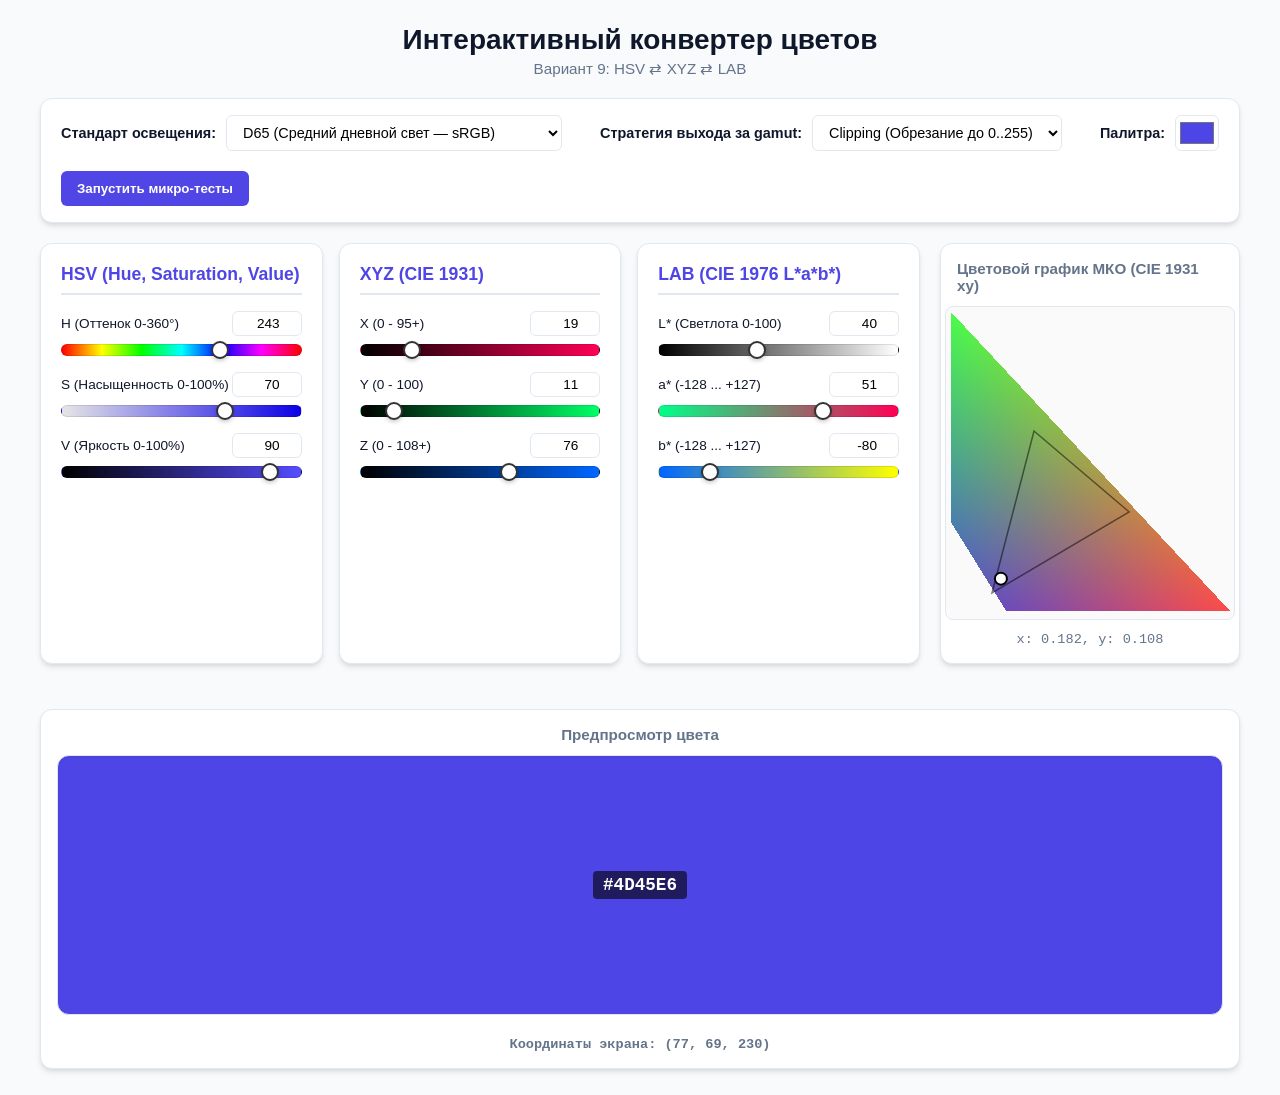
<file: lab1/index.html>
<!DOCTYPE html>
<html lang="ru">
<head>
    <meta charset="UTF-8">
    <meta name="viewport" content="width=device-width, initial-scale=1.0">
    <title>Интерактивный конвертер цветов — Вариант 9 (HSV ⇄ XYZ ⇄ LAB)</title>
    <link rel="stylesheet" href="style.css">
</head>
<body>
    <div class="app-container">
        <header class="app-header">
            <h1>Интерактивный конвертер цветов</h1>
            <p class="subtitle">Вариант 9: <code>HSV ⇄ XYZ ⇄ LAB</code></p>
        </header>

        <section class="settings-panel">
            <div class="setting-item">
                <label for="whiteStandard">Стандарт освещения:</label>
                <select id="whiteStandard">
                    <option value="D65" selected>D65 (Средний дневной свет — sRGB)</option>
                    <option value="D50">D50 (Теплый дневной свет — Полиграфия)</option>
                    <option value="E">E (Равноэнергетический источник)</option>
                </select>
            </div>

            <div class="setting-item">
                <label for="strategy">Стратегия выхода за gamut:</label>
                <select id="strategy">
                    <option value="clipping" selected>Clipping (Обрезание до 0..255)</option>
                    <option value="scaling">Scaling (Масштабирование)</option>
                </select>
            </div>

            <div class="setting-item">
                <label for="colorPicker">Палитра:</label>
                <input type="color" id="colorPicker" value="#4f46e5">
            </div>

            <div class="setting-item button-item">
                <button id="runTestsBtn" class="btn">Запустить микро-тесты</button>
            </div>
        </section>

        <!-- Warning message box -->
        <div id="warningBox" class="warning-box hidden">
            <span class="warning-icon">⚠️</span>
            <span id="warningMessage">Внимание: произошел выход за рамки цветового охвата sRGB! Применена коррекция.</span>
        </div>

        <main class="main-layout">
            <div class="models-grid">
                <!-- HSV Card -->
                <div class="model-card" id="card-hsv">
                    <h2>HSV (Hue, Saturation, Value)</h2>
                    <div class="control-group">
                        <div class="input-header">
                            <label for="input-h">H (Оттенок 0-360°)</label>
                            <input type="number" id="input-h" min="0" max="360" step="1" value="243">
                        </div>
                        <input type="range" id="slider-h" min="0" max="360" step="1" value="243">
                    </div>
                    <div class="control-group">
                        <div class="input-header">
                            <label for="input-s">S (Насыщенность 0-100%)</label>
                            <input type="number" id="input-s" min="0" max="100" step="1" value="70">
                        </div>
                        <input type="range" id="slider-s" min="0" max="100" step="1" value="70">
                    </div>
                    <div class="control-group">
                        <div class="input-header">
                            <label for="input-v">V (Яркость 0-100%)</label>
                            <input type="number" id="input-v" min="0" max="100" step="1" value="90">
                        </div>
                        <input type="range" id="slider-v" min="0" max="100" step="1" value="90">
                    </div>
                </div>

                <div class="model-card" id="card-xyz">
                    <h2>XYZ (CIE 1931)</h2>
                    <div class="control-group">
                        <div class="input-header">
                            <label for="input-x">X (0 - 95+)</label>
                            <input type="number" id="input-x" min="0" max="100" step="1" value="16">
                        </div>
                        <input type="range" id="slider-x" min="0" max="100" step="1" value="16">
                    </div>
                    <div class="control-group">
                        <div class="input-header">
                            <label for="input-y">Y (0 - 100)</label>
                            <input type="number" id="input-y" min="0" max="100" step="1" value="9">
                        </div>
                        <input type="range" id="slider-y" min="0" max="100" step="1" value="9">
                    </div>
                    <div class="control-group">
                        <div class="input-header">
                            <label for="input-z">Z (0 - 108+)</label>
                            <input type="number" id="input-z" min="0" max="120" step="1" value="82">
                        </div>
                        <input type="range" id="slider-z" min="0" max="120" step="1" value="82">
                    </div>
                </div>

                <!-- LAB Card -->
                <div class="model-card" id="card-lab">
                    <h2>LAB (CIE 1976 L*a*b*)</h2>
                    <div class="control-group">
                        <div class="input-header">
                            <label for="input-l">L* (Светлота 0-100)</label>
                            <input type="number" id="input-l" min="0" max="100" step="1" value="37">
                        </div>
                        <input type="range" id="slider-l" min="0" max="100" step="1" value="37">
                    </div>
                    <div class="control-group">
                        <div class="input-header">
                            <label for="input-a">a* (-128 ... +127)</label>
                            <input type="number" id="input-a" min="-128" max="127" step="1" value="45">
                        </div>
                        <input type="range" id="slider-a" min="-128" max="127" step="1" value="45">
                    </div>
                    <div class="control-group">
                        <div class="input-header">
                            <label for="input-b">b* (-128 ... +127)</label>
                            <input type="number" id="input-b" min="-128" max="127" step="1" value="-72">
                        </div>
                        <input type="range" id="slider-b" min="-128" max="127" step="1" value="-72">
                    </div>
                </div>
            </div>

            <aside class="visual-panel">
                <div class="cie-box">
                    <h3>Цветовой график МКО (CIE 1931 xy)</h3>
                    <div class="canvas-container">
                        <canvas id="cieCanvas" width="280" height="300"></canvas>
                    </div>
                    <div class="cie-coords" id="cieCoordsText">x: 0.147, y: 0.087</div>
                </div>
            </aside>
        </main>

        <section class="bottom-preview-section" style="width: 100%; margin-top: 25px;">
            <div class="preview-box" style="width: 100%;">
                <h3>Предпросмотр цвета</h3>
                <div id="colorDisplay" class="color-display" style="width: 100%; height: 260px; min-height: 260px; display: flex; align-items: center; justify-content: center; font-size: 1.5rem; border-radius: 12px; transition: background-color 0.2s ease;">
                    <span id="colorHexText">#4F46E5</span>
                </div>
                <div class="rgb-info" id="rgbInfoText" style="text-align: center; margin-top: 10px; font-weight: bold;">RGB: (79, 70, 229)</div>
            </div>
        </section>
    </div>

    <script src="model.js"></script>
    <script src="view.js"></script>
    <script src="app.js"></script>
</body>
</html>
</file>
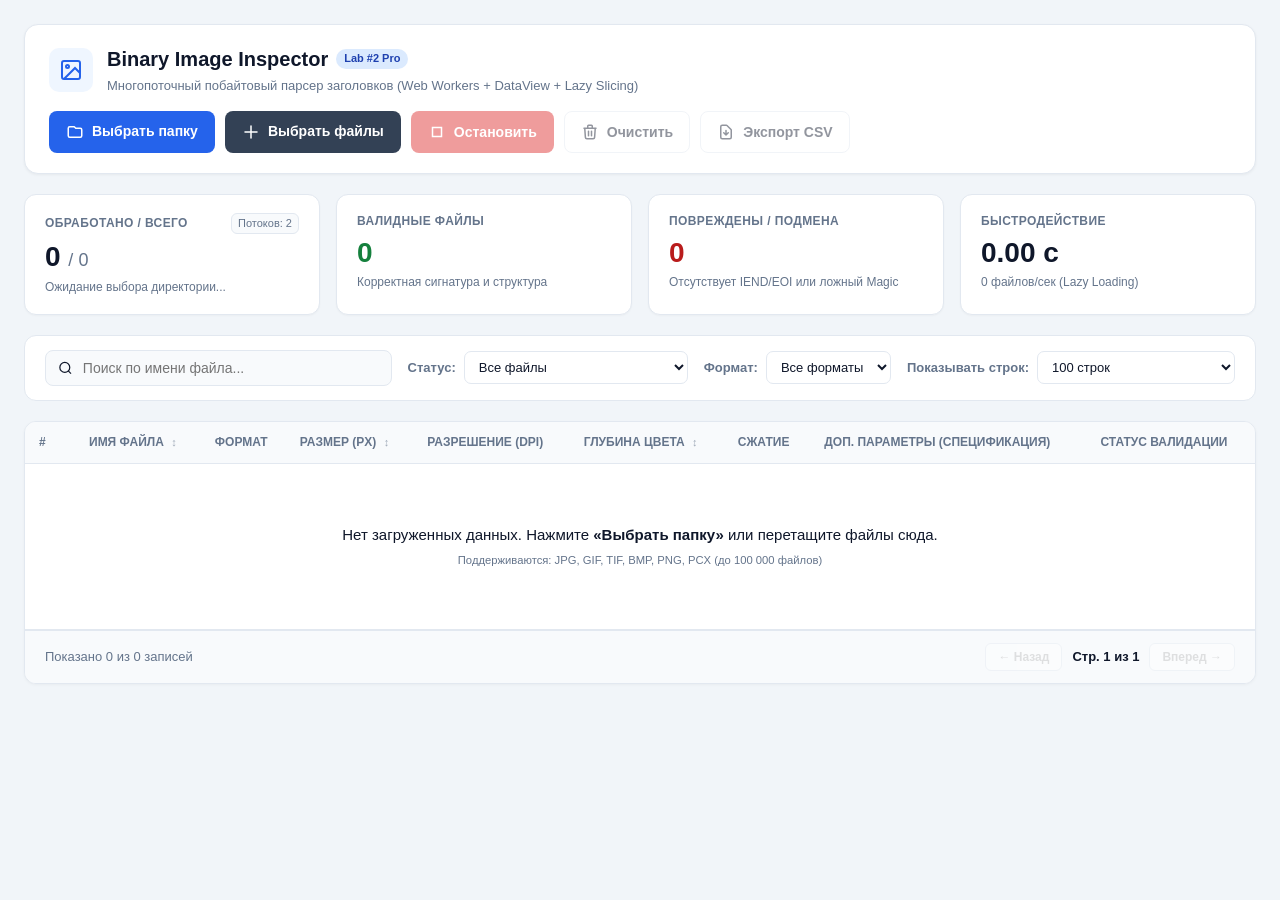
<file: lab2/index.html>
<!DOCTYPE html>
<html lang="ru">
<head>
    <meta charset="UTF-8">
    <meta name="viewport" content="width=device-width, initial-scale=1.0">
    <title>Анализатор графических форматов | Лабораторная работа №2</title>
    <link rel="stylesheet" href="style.css">
</head>
<body>
    <div class="app-shell">
        <!-- Верхняя панель -->
        <header class="topbar">
            <div class="brand">
                <div class="brand-icon">
                    <svg width="24" height="24" viewBox="0 0 24 24" fill="none" stroke="currentColor" stroke-width="2">
                        <rect x="3" y="3" width="18" height="18" rx="2" ry="2"></rect>
                        <circle cx="8.5" cy="8.5" r="1.5"></circle>
                        <polyline points="21 15 16 10 5 21"></polyline>
                    </svg>
                </div>
                <div>
                    <h1>Binary Image Inspector <span class="badge-version">Lab #2 Pro</span></h1>
                    <p class="subtitle">Многопоточный побайтовый парсер заголовков (Web Workers + DataView + Lazy Slicing)</p>
                </div>
            </div>

            <div class="action-buttons">
                <label class="btn btn-primary" id="uploadLabel">
                    <input type="file" id="folderInput" webkitdirectory multiple hidden>
                    <svg width="18" height="18" fill="none" stroke="currentColor" viewBox="0 0 24 24"><path stroke-linecap="round" stroke-linejoin="round" stroke-width="2" d="M3 7v10a2 2 0 002 2h14a2 2 0 002-2V9a2 2 0 00-2-2h-6l-2-2H5a2 2 0 00-2 2z"></path></svg>
                    Выбрать папку
                </label>

                <label class="btn btn-secondary">
                    <input type="file" id="filesInput" multiple accept=".jpg,.jpeg,.png,.bmp,.gif,.tif,.tiff,.pcx" hidden>
                    <svg width="18" height="18" fill="none" stroke="currentColor" viewBox="0 0 24 24"><path stroke-linecap="round" stroke-linejoin="round" stroke-width="2" d="M12 4v16m8-8H4"></path></svg>
                    Выбрать файлы
                </label>

                <button class="btn btn-danger" id="stopBtn" disabled title="Мгновенно остановить все рабочие потоки">
                    <svg width="18" height="18" fill="none" stroke="currentColor" viewBox="0 0 24 24"><rect x="6" y="6" width="12" height="12" stroke-width="2"></rect></svg>
                    Остановить
                </button>

                <button class="btn btn-outline" id="clearBtn" disabled title="Очистить таблицу и сбросить память">
                    <svg width="18" height="18" fill="none" stroke="currentColor" viewBox="0 0 24 24"><path stroke-linecap="round" stroke-linejoin="round" stroke-width="2" d="M19 7l-.867 12.142A2 2 0 0116.138 21H7.862a2 2 0 01-1.995-1.858L5 7m5 4v6m4-6v6m1-10V4a1 1 0 00-1-1h-4a1 1 0 00-1 1v3M4 7h16"></path></svg>
                    Очистить
                </button>

                <button class="btn btn-outline" id="exportCsvBtn" disabled title="Скачать таблицу в CSV">
                    <svg width="18" height="18" fill="none" stroke="currentColor" viewBox="0 0 24 24"><path stroke-linecap="round" stroke-linejoin="round" stroke-width="2" d="M12 10v6m0 0l-3-3m3 3l3-3m2 8H7a2 2 0 01-2-2V5a2 2 0 012-2h5.586a1 1 0 01.707.293l5.414 5.414a1 1 0 01.293.707V19a2 2 0 01-2 2z"></path></svg>
                    Экспорт CSV
                </button>
            </div>
        </header>

        <!-- Дашборд телеметрии -->
        <section class="dashboard">
            <div class="stat-card">
                <div class="stat-header">
                    <span class="stat-title">Обработано / Всего</span>
                    <span class="stat-badge" id="statThreadsBadge">Потоков: 4</span>
                </div>
                <div class="stat-value"><span id="statProcessed">0</span> <small class="text-muted">/ <span id="statTotal">0</span></small></div>
                <div class="stat-subtext" id="statStateText">Ожидание выбора директории...</div>
            </div>

            <div class="stat-card">
                <div class="stat-header">
                    <span class="stat-title">Валидные файлы</span>
                </div>
                <div class="stat-value text-success" id="statSuccess">0</div>
                <div class="stat-subtext">Корректная сигнатура и структура</div>
            </div>

            <div class="stat-card">
                <div class="stat-header">
                    <span class="stat-title">Повреждены / Подмена</span>
                </div>
                <div class="stat-value text-error" id="statErrors">0</div>
                <div class="stat-subtext">Отсутствует IEND/EOI или ложный Magic</div>
            </div>

            <div class="stat-card">
                <div class="stat-header">
                    <span class="stat-title">Быстродействие</span>
                </div>
                <div class="stat-value" id="statTime">0.00 с</div>
                <div class="stat-subtext"><span id="statSpeed">0</span> файлов/сек (Lazy Loading)</div>
            </div>
        </section>

        <!-- Прогресс-бар -->
        <div id="progressWrapper" class="progress-wrapper" style="display: none;">
            <div class="progress-info">
                <span id="progressStatus">Чтение заголовков...</span>
                <span id="progressPercent">0%</span>
            </div>
            <div class="progress-track">
                <div id="progressBar" class="progress-fill"></div>
            </div>
        </div>

        <!-- Панель фильтрации и настроек отображения -->
        <section class="toolbar">
            <div class="search-box">
                <svg width="16" height="16" fill="none" stroke="currentColor" viewBox="0 0 24 24"><circle cx="11" cy="11" r="8" stroke-width="2"></circle><line x1="21" y1="21" x2="16.65" y2="16.65" stroke-width="2"></line></svg>
                <input type="text" id="searchInput" placeholder="Поиск по имени файла...">
            </div>

            <div class="filters-group">
                <div class="control-item">
                    <label for="statusFilter">Статус:</label>
                    <select id="statusFilter">
                        <option value="all">Все файлы</option>
                        <option value="ok">Только валидные (OK)</option>
                        <option value="error">Битые / Подмена расширения</option>
                    </select>
                </div>

                <div class="control-item">
                    <label for="formatFilter">Формат:</label>
                    <select id="formatFilter">
                        <option value="all">Все форматы</option>
                        <option value="JPG">JPG / JPEG</option>
                        <option value="PNG">PNG</option>
                        <option value="BMP">BMP</option>
                        <option value="GIF">GIF</option>
                        <option value="TIF">TIF / TIFF</option>
                        <option value="PCX">PCX</option>
                    </select>
                </div>

                <div class="control-item">
                    <label for="pageSizeSelect">Показывать строк:</label>
                    <select id="pageSizeSelect">
                        <option value="50">50 строк</option>
                        <option value="100" selected>100 строк</option>
                        <option value="250">250 строк</option>
                        <option value="500">500 строк</option>
                        <option value="1000">1000 строк</option>
                        <option value="all">Все (осторожно при >10к)</option>
                    </select>
                </div>
            </div>
        </section>

        <!-- Таблица результатов -->
        <div class="table-card">
            <div class="table-container">
                <table id="resultTable">
                    <thead>
                        <tr>
                            <th style="width: 50px;">#</th>
                            <th class="sortable" data-sort="name">Имя файла <span class="sort-indicator">↕</span></th>
                            <th style="width: 85px;">Формат</th>
                            <th class="sortable" data-sort="pixels">Размер (px) <span class="sort-indicator">↕</span></th>
                            <th>Разрешение (DPI)</th>
                            <th class="sortable" data-sort="depth">Глубина цвета <span class="sort-indicator">↕</span></th>
                            <th>Сжатие</th>
                            <th>Доп. параметры (Спецификация)</th>
                            <th>Статус валидации</th>
                        </tr>
                    </thead>
                    <tbody id="tableBody">
                        <tr class="empty-row">
                            <td colspan="9">
                                <div class="empty-state">
                                    <p>Нет загруженных данных. Нажмите <strong>«Выбрать папку»</strong> или перетащите файлы сюда.</p>
                                    <small>Поддерживаются: JPG, GIF, TIF, BMP, PNG, PCX (до 100 000 файлов)</small>
                                </div>
                            </td>
                        </tr>
                    </tbody>
                </table>
            </div>

            <!-- Пагинация -->
            <footer class="table-footer">
                <div class="pagination-info" id="paginationInfo">Показано 0 из 0 записей</div>
                <div class="pagination-controls">
                    <button class="btn-page" id="prevPageBtn" disabled>← Назад</button>
                    <span class="page-indicator" id="pageIndicator">Стр. 1 из 1</span>
                    <button class="btn-page" id="nextPageBtn" disabled>Вперед →</button>
                </div>
            </footer>
        </div>
    </div>

    <!-- Модальное окно детального разбора и предпросмотра -->
    <div class="modal-backdrop" id="inspectorModal" style="display: none;">
        <div class="modal-window">
            <div class="modal-header">
                <div>
                    <h3 id="modalTitle">Инспектор файла</h3>
                    <span class="modal-subtitle" id="modalSubtitle">Детальный побайтовый разбор структуры</span>
                </div>
                <button class="modal-close" id="closeModalBtn">&times;</button>
            </div>
            <div class="modal-body">
                <div class="preview-column">
                    <div class="image-preview-box" id="modalImageBox">
                        <img id="modalImage" alt="Предпросмотр" style="display: none;">
                        <div id="modalNoPreview" class="no-preview">Предпросмотр недоступен</div>
                    </div>
                    <div class="hex-box">
                        <div class="hex-title">Magic Numbers & Заголовок (первые 32 байта в HEX):</div>
                        <code id="modalHexDump">--</code>
                    </div>
                </div>
                <div class="details-column">
                    <table class="details-table" id="modalDetailsTable">
                        <tbody></tbody>
                    </table>
                </div>
            </div>
        </div>
    </div>

    <script src="engine.js"></script>
</body>
</html>
</file>
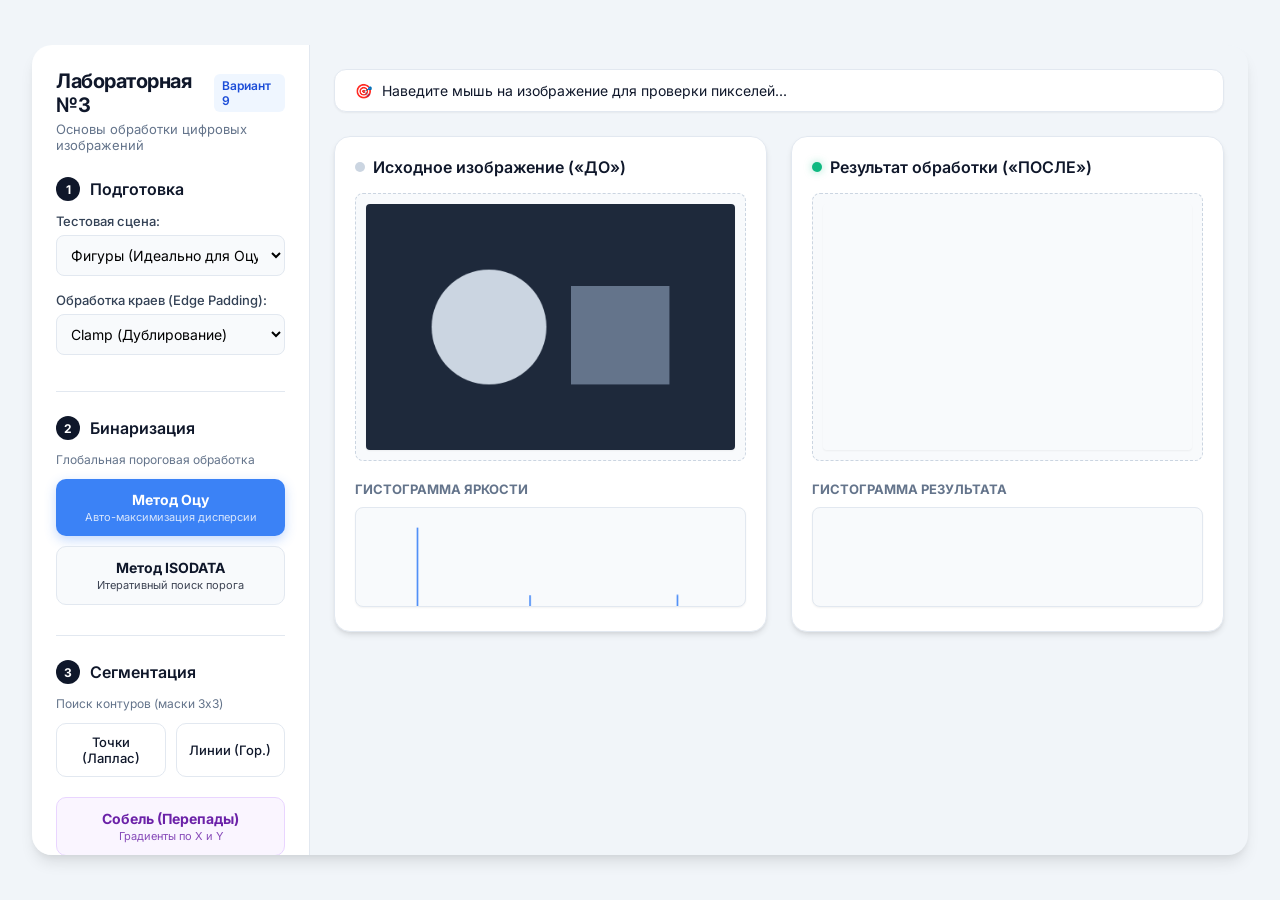
<file: lab3_variant9/index.html>
<!DOCTYPE html>
<html lang="ru">
<head>
    <meta charset="UTF-8">
    <title>Лабораторная работа 3 - Вариант 9</title>
    <link rel="stylesheet" href="css/style.css">
    <!-- Иконки для красоты (опционально, используем юникод) -->
</head>
<body>
    <div class="app-container">
        
        <!-- Боковая панель управления (Dashboard Sidebar) -->
        <aside class="sidebar">
            <div class="sidebar-header">
                <h2>Лабораторная №3</h2>
                <span class="badge">Вариант 9</span>
            </div>
            <p class="subtitle">Основы обработки цифровых изображений</p>

            <div class="control-step">
                <div class="step-header">
                    <span class="step-num">1</span>
                    <h3>Подготовка</h3>
                </div>
                <label>Тестовая сцена:</label>
                <select id="presetSelect" class="modern-select">
                    <option value="shapes">Фигуры (Идеально для Оцу)</option>
                    <option value="points">Мишень (Точки и Линии)</option>
                    <option value="gradient">Кольца (Для Собеля/Кэнни)</option>
                </select>
                
                <label>Обработка краев (Edge Padding):</label>
                <select id="padSelect" class="modern-select">
                    <option value="clamp">Clamp (Дублирование)</option>
                    <option value="reflect">Reflect (Отражение)</option>
                </select>
            </div>

            <div class="control-step">
                <div class="step-header">
                    <span class="step-num">2</span>
                    <h3>Бинаризация</h3>
                </div>
                <p class="help-text">Глобальная пороговая обработка</p>
                <button class="btn btn-primary" onclick="app.runOtsu()">
                    <b>Метод Оцу</b>
                    <span>Авто-максимизация дисперсии</span>
                </button>
                <button class="btn btn-secondary" onclick="app.runIsodata()">
                    <b>Метод ISODATA</b>
                    <span>Итеративный поиск порога</span>
                </button>
            </div>

            <div class="control-step">
                <div class="step-header">
                    <span class="step-num">3</span>
                    <h3>Сегментация</h3>
                </div>
                <p class="help-text">Поиск контуров (маски 3x3)</p>
                
                <div class="btn-grid">
                    <button class="btn btn-outline" onclick="app.runLaplace()" title="Изотропная маска +8">
                        Точки (Лаплас)
                    </button>
                    <button class="btn btn-outline" onclick="app.runLines()" title="Горизонтальная маска">
                        Линии (Гор.)
                    </button>
                </div>
                
                <button class="btn btn-accent" onclick="app.runSobel()">
                    <b>Собель (Перепады)</b>
                    <span>Градиенты по X и Y</span>
                </button>
                <button class="btn btn-premium" onclick="app.runCanny()">
                    <b>Детектор Кэнни 🌟</b>
                    <span>Утончение контуров (NMS)</span>
                </button>
            </div>
            
            <div class="author-info">
                Выполнил: Запорожец Т.С. (11А)
            </div>
        </aside>

        <!-- Рабочая область (Workspace) -->
        <main class="workspace">
            <header class="topbar">
                <div class="pixel-inspector" id="inspector">
                    <span class="icon">🎯</span> Наведите мышь на изображение для проверки пикселей...
                </div>
            </header>

            <div class="canvas-grid">
                <!-- Карточка ДО -->
                <div class="card">
                    <div class="card-header">
                        <div class="status-dot dot-gray"></div>
                        <h3>Исходное изображение («ДО»)</h3>
                    </div>
                    <div class="canvas-viewport">
                        <canvas id="canvasBefore" width="450" height="300"></canvas>
                    </div>
                    <div class="chart-section">
                        <h4>Гистограмма яркости</h4>
                        <canvas id="histBefore" class="histogram" width="450" height="100"></canvas>
                    </div>
                </div>

                <!-- Карточка ПОСЛЕ -->
                <div class="card">
                    <div class="card-header">
                        <div class="status-dot dot-green"></div>
                        <h3>Результат обработки («ПОСЛЕ»)</h3>
                    </div>
                    <div class="canvas-viewport">
                        <canvas id="canvasAfter" width="450" height="300"></canvas>
                    </div>
                    <div class="chart-section">
                        <h4>Гистограмма результата</h4>
                        <canvas id="histAfter" class="histogram" width="450" height="100"></canvas>
                    </div>
                </div>
            </div>
        </main>
        
    </div>
    
    <script src="js/PixelBuffer.js"></script>
    <script src="js/ProcessingLayer.js"></script>
    <script src="js/PresentationUI.js"></script>
</body>
</html>
</file>
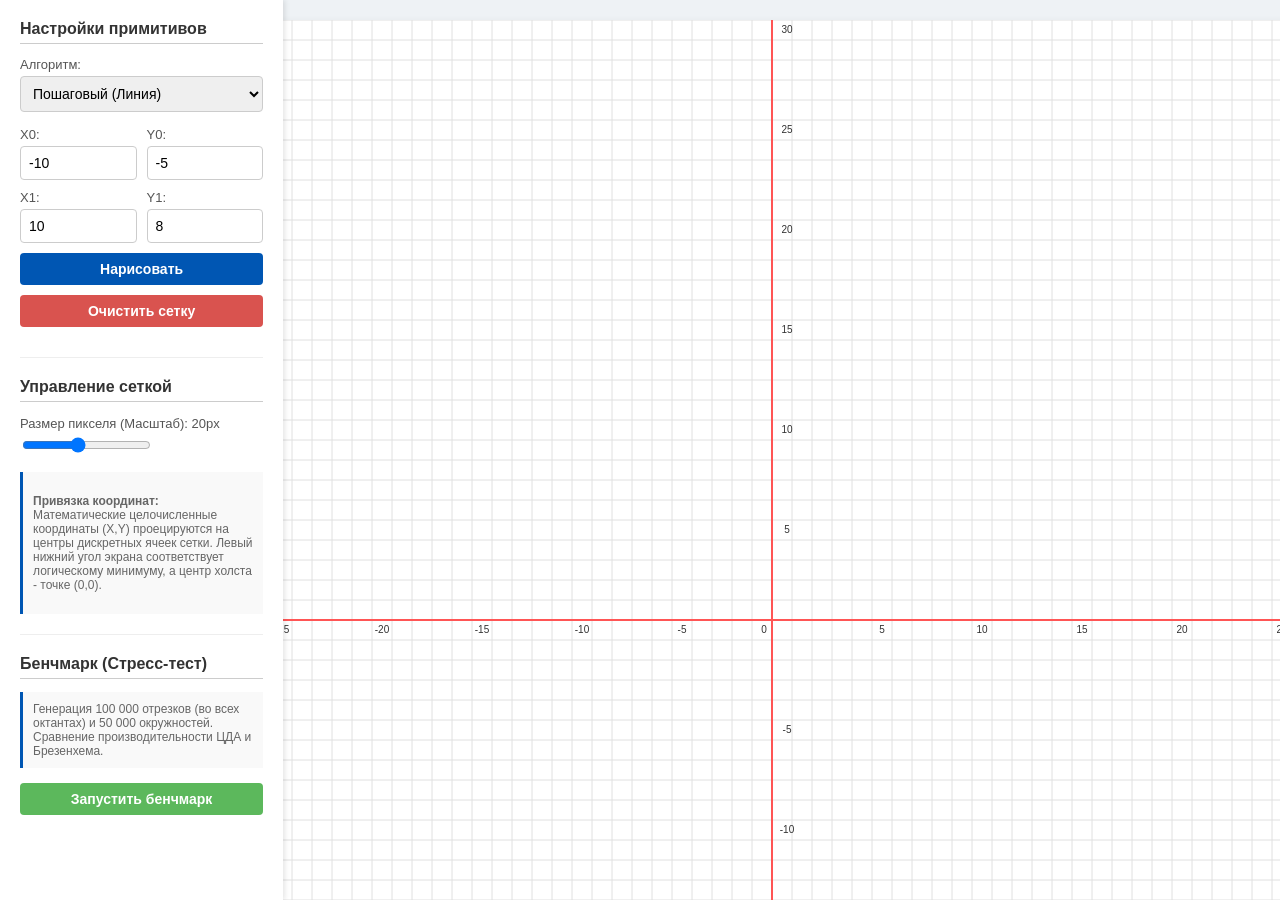
<file: lab4_raster_Zaporozhets/index.html>
<!DOCTYPE html>
<html lang="ru">
<head>
    <meta charset="UTF-8">
    <meta name="viewport" content="width=device-width, initial-scale=1.0">
    <title>Лабораторная работа 4 - Базовые растровые алгоритмы</title>
    <link rel="stylesheet" href="style.css">
</head>
<body>
    <div class="container">
        <aside class="sidebar">
            <h2>Настройки примитивов</h2>
            <div class="control-group">
                <label>Алгоритм:</label>
                <select id="algoSelect">
                    <option value="step">Пошаговый (Линия)</option>
                    <option value="dda">ЦДА (Линия)</option>
                    <option value="bresenhamLine">Брезенхем (Линия)</option>
                    <option value="wu">Алгоритм Ву (Сглаженная линия)</option>
                    <option value="bresenhamCircle">Брезенхем (Окружность)</option>
                    <option value="castle">Кастл-Питвей (Эллипс)</option>
                </select>
            </div>
            <div id="lineInputs">
                <div class="coord-inputs">
                    <div><label>X0:</label><input type="number" id="x0" value="-10"></div>
                    <div><label>Y0:</label><input type="number" id="y0" value="-5"></div>
                    <div><label>X1:</label><input type="number" id="x1" value="10"></div>
                    <div><label>Y1:</label><input type="number" id="y1" value="8"></div>
                </div>
            </div>
            <div id="circleInputs" style="display: none;">
                <div class="coord-inputs">
                    <div><label>Xc:</label><input type="number" id="xc" value="0"></div>
                    <div><label>Yc:</label><input type="number" id="yc" value="0"></div>
                    <div><label>R:</label><input type="number" id="r" value="12"></div>
                </div>
            </div>
            <div id="ellipseInputs" style="display: none;">
                <div class="coord-inputs">
                    <div><label>Xc:</label><input type="number" id="exc" value="0"></div>
                    <div><label>Yc:</label><input type="number" id="eyc" value="0"></div>
                    <div><label>Rx:</label><input type="number" id="rx" value="15"></div>
                    <div><label>Ry:</label><input type="number" id="ry" value="8"></div>
                </div>
            </div>
            <button id="drawBtn">Нарисовать</button>
            <button id="clearBtn">Очистить сетку</button>
            
            <hr>
            <h2>Управление сеткой</h2>
            <div class="control-group">
                <label>Размер пикселя (Масштаб): <span id="scaleVal">20</span>px</label>
                <input type="range" id="scaleRange" min="5" max="40" value="20">
            </div>
            <div class="help-text">
                <p><b>Привязка координат:</b> Математические целочисленные координаты (X,Y) проецируются на центры дискретных ячеек сетки. Левый нижний угол экрана соответствует логическому минимуму, а центр холста - точке (0,0).</p>
            </div>

            <hr>
            <h2>Бенчмарк (Стресс-тест)</h2>
            <p class="help-text">Генерация 100 000 отрезков (во всех октантах) и 50 000 окружностей. Сравнение производительности ЦДА и Брезенхема.</p>
            <button id="benchBtn" class="bench-btn">Запустить бенчмарк</button>
            <div id="benchResults" class="bench-results"></div>
        </aside>
        
        <main class="canvas-container">
            <canvas id="gridCanvas"></canvas>
            <canvas id="chartCanvas" width="400" height="200" style="display:none; margin-top:20px;"></canvas>
        </main>
    </div>
    <script src="VirtualGrid.js"></script>
    <script src="RasterEngine.js"></script>
    <script src="GridPainter.js"></script>
    <script src="app.js"></script>
</body>
</html>
</file>
<file: lab1/style.css>
:root {
    --primary: #4f46e5;
    --primary-hover: #4338ca;
    --bg-main: #f8fafc;
    --card-bg: #ffffff;
    --text-color: #0f172a;
    --text-muted: #64748b;
    --border-color: #e2e8f0;
    --warning-bg: #fef2f2;
    --warning-border: #fca5a5;
    --warning-text: #991b1b;
    --radius: 12px;
    --shadow: 0 4px 6px -1px rgba(0, 0, 0, 0.1), 0 2px 4px -1px rgba(0, 0, 0, 0.06);
}

* {
    box-sizing: border-box;
    margin: 0;
    padding: 0;
    font-family: -apple-system, BlinkMacSystemFont, "Segoe UI", Roboto, Helvetica, Arial, sans-serif;
}

body {
    background-color: var(--bg-main);
    color: var(--text-color);
    padding: 24px;
    display: flex;
    justify-content: center;
}

.app-container {
    width: 100%;
    max-width: 1200px;
    display: flex;
    flex-direction: column;
    gap: 20px;
}

.app-header {
    text-align: center;
}

.app-header h1 {
    font-size: 1.75rem;
    color: var(--text-color);
}

.subtitle {
    font-size: 0.95rem;
    color: var(--text-muted);
    margin-top: 4px;
}

.settings-panel {
    background: var(--card-bg);
    padding: 16px 20px;
    border-radius: var(--radius);
    box-shadow: var(--shadow);
    border: 1px solid var(--border-color);
    display: flex;
    flex-wrap: wrap;
    gap: 20px;
    align-items: center;
    justify-content: space-between;
}

.setting-item {
    display: flex;
    align-items: center;
    gap: 10px;
}

.setting-item label {
    font-size: 0.9rem;
    font-weight: 600;
}

select, input[type="color"] {
    padding: 8px 12px;
    border-radius: 6px;
    border: 1px solid var(--border-color);
    background: #fff;
    font-size: 0.9rem;
    cursor: pointer;
}

input[type="color"] {
    width: 44px;
    height: 36px;
    padding: 2px;
}

.btn {
    background: var(--primary);
    color: #fff;
    border: none;
    padding: 10px 16px;
    border-radius: 6px;
    font-weight: 600;
    cursor: pointer;
    transition: background 0.2s;
}

.btn:hover {
    background: var(--primary-hover);
}

.warning-box {
    background: var(--warning-bg);
    border: 1px solid var(--warning-border);
    color: var(--warning-text);
    padding: 12px 16px;
    border-radius: 8px;
    font-size: 0.9rem;
    display: flex;
    align-items: center;
    gap: 10px;
    transition: all 0.3s ease;
}

.warning-box.hidden {
    display: none;
}

.main-layout {
    display: grid;
    grid-template-columns: 1fr 300px;
    gap: 20px;
}

@media (max-width: 900px) {
    .main-layout {
        grid-template-columns: 1fr;
    }
}

.models-grid {
    display: grid;
    grid-template-columns: repeat(3, 1fr);
    gap: 16px;
}

@media (max-width: 1050px) and (min-width: 901px) {
    .models-grid {
        grid-template-columns: 1fr;
    }
}

.model-card {
    background: var(--card-bg);
    padding: 20px;
    border-radius: var(--radius);
    box-shadow: var(--shadow);
    border: 1px solid var(--border-color);
    display: flex;
    flex-direction: column;
    gap: 16px;
}

.model-card h2 {
    font-size: 1.1rem;
    border-bottom: 2px solid var(--border-color);
    padding-bottom: 8px;
    color: var(--primary);
}

.control-group {
    display: flex;
    flex-direction: column;
    gap: 8px;
}

.input-header {
    display: flex;
    justify-content: space-between;
    align-items: center;
}

.input-header label {
    font-size: 0.85rem;
    font-weight: 500;
    color: var(--text-color);
}

.input-header input[type="number"] {
    width: 70px;
    padding: 4px 6px;
    border-radius: 6px;
    border: 1px solid var(--border-color);
    text-align: right;
    font-size: 0.85rem;
}

input[type="range"] {
    -webkit-appearance: none;
    appearance: none;
    width: 100%;
    height: 12px;
    border-radius: 6px;
    outline: none;
    border: 1px solid rgba(0,0,0,0.1);
    cursor: pointer;
}

input[type="range"]::-webkit-slider-thumb {
    -webkit-appearance: none;
    appearance: none;
    width: 18px;
    height: 18px;
    border-radius: 50%;
    background: #ffffff;
    border: 2px solid #333;
    box-shadow: 0 2px 4px rgba(0,0,0,0.2);
    cursor: pointer;
}

.visual-panel {
    display: flex;
    flex-direction: column;
    gap: 16px;
}

.preview-box, .cie-box {
    background: var(--card-bg);
    padding: 16px;
    border-radius: var(--radius);
    box-shadow: var(--shadow);
    border: 1px solid var(--border-color);
    display: flex;
    flex-direction: column;
    align-items: center;
    gap: 12px;
}

.preview-box h3, .cie-box h3 {
    font-size: 0.95rem;
    color: var(--text-muted);
}

.color-display {
    width: 100%;
    height: 90px;
    border-radius: 8px;
    border: 1px solid var(--border-color);
    display: flex;
    align-items: center;
    justify-content: center;
    box-shadow: inset 0 2px 4px rgba(0,0,0,0.05);
    transition: background-color 0.1s;
}

#colorHexText {
    background: rgba(0,0,0,0.6);
    color: #fff;
    padding: 4px 10px;
    border-radius: 4px;
    font-family: monospace;
    font-size: 1.1rem;
    font-weight: bold;
}

.rgb-info, .cie-coords {
    font-size: 0.85rem;
    font-family: monospace;
    color: var(--text-muted);
}

.canvas-container {
    background: #fafafa;
    border: 1px solid var(--border-color);
    border-radius: 8px;
    padding: 4px;
}
</file>
<file: lab2/style.css>
:root {
    --primary: #2563EB;
    --primary-hover: #1D4ED8;
    --secondary: #475569;
    --danger: #DC2626;
    --danger-hover: #B91C1C;
    --bg-main: #F1F5F9;
    --surface: #FFFFFF;
    --surface-alt: #F8FAFC;
    --text-main: #0F172A;
    --text-muted: #64748B;
    --border: #E2E8F0;
    --success-bg: #DCFCE7;
    --success-text: #166534;
    --error-bg: #FEE2E2;
    --error-text: #991B1B;
    --warn-bg: #FEF3C7;
    --warn-text: #92400E;
}

* { box-sizing: border-box; }

body {
    font-family: -apple-system, BlinkMacSystemFont, "Segoe UI", Inter, Roboto, sans-serif;
    background-color: var(--bg-main);
    color: var(--text-main);
    margin: 0;
    padding: 24px;
    line-height: 1.4;
}

.app-shell {
    max-width: 1440px;
    margin: 0 auto;
    display: flex;
    flex-direction: column;
    gap: 20px;
}

/* Topbar */
.topbar {
    background: var(--surface);
    padding: 20px 24px;
    border-radius: 14px;
    box-shadow: 0 1px 3px rgba(0,0,0,0.05);
    border: 1px solid var(--border);
    display: flex;
    justify-content: space-between;
    align-items: center;
    flex-wrap: wrap;
    gap: 16px;
}

.brand { display: flex; align-items: center; gap: 14px; }
.brand-icon {
    width: 44px; height: 44px;
    background: #EFF6FF;
    color: var(--primary);
    border-radius: 10px;
    display: flex; align-items: center; justify-content: center;
}
.brand h1 { margin: 0; font-size: 20px; font-weight: 700; display: flex; align-items: center; gap: 8px; }
.badge-version {
    font-size: 11px; background: #DBEAFE; color: #1E40AF;
    padding: 2px 8px; border-radius: 999px; font-weight: 600;
}
.subtitle { margin: 4px 0 0 0; font-size: 13px; color: var(--text-muted); }

.action-buttons { display: flex; gap: 10px; flex-wrap: wrap; }

.btn {
    display: inline-flex; align-items: center; gap: 8px;
    padding: 10px 16px; border-radius: 8px;
    font-size: 14px; font-weight: 600; cursor: pointer;
    border: 1px solid transparent; transition: all 0.15s ease;
    user-select: none;
}
.btn:disabled { opacity: 0.45; cursor: not-allowed; transform: none !important; }
.btn-primary { background: var(--primary); color: #fff; }
.btn-primary:hover:not(:disabled) { background: var(--primary-hover); }
.btn-secondary { background: #334155; color: #fff; }
.btn-secondary:hover:not(:disabled) { background: #1E293B; }
.btn-danger { background: var(--danger); color: #fff; }
.btn-danger:hover:not(:disabled) { background: var(--danger-hover); }
.btn-outline { background: var(--surface); border-color: var(--border); color: var(--text-main); }
.btn-outline:hover:not(:disabled) { background: var(--surface-alt); border-color: #CBD5E1; }

/* Dashboard */
.dashboard {
    display: grid;
    grid-template-columns: repeat(auto-fit, minmax(240px, 1fr));
    gap: 16px;
}
.stat-card {
    background: var(--surface);
    border: 1px solid var(--border);
    border-radius: 12px;
    padding: 18px 20px;
    box-shadow: 0 1px 2px rgba(0,0,0,0.03);
}
.stat-header { display: flex; justify-content: space-between; align-items: center; margin-bottom: 8px; }
.stat-title { font-size: 12px; font-weight: 700; text-transform: uppercase; color: var(--text-muted); letter-spacing: 0.4px; }
.stat-badge { font-size: 11px; background: var(--surface-alt); border: 1px solid var(--border); padding: 2px 6px; border-radius: 6px; color: var(--text-muted); }
.stat-value { font-size: 28px; font-weight: 800; line-height: 1.1; }
.stat-subtext { font-size: 12px; color: var(--text-muted); margin-top: 6px; }
.text-success { color: #15803D; }
.text-error { color: #B91C1C; }
.text-muted { color: var(--text-muted); font-weight: 500; font-size: 18px; }

/* Progress */
.progress-wrapper {
    background: var(--surface);
    border: 1px solid var(--border);
    padding: 14px 20px;
    border-radius: 12px;
}
.progress-info { display: flex; justify-content: space-between; font-size: 13px; font-weight: 600; margin-bottom: 8px; }
.progress-track { height: 10px; background: #E2E8F0; border-radius: 999px; overflow: hidden; }
.progress-fill { height: 100%; width: 0%; background: var(--primary); transition: width 0.1s linear; }

/* Toolbar */
.toolbar {
    background: var(--surface);
    border: 1px solid var(--border);
    border-radius: 12px;
    padding: 14px 20px;
    display: flex;
    justify-content: space-between;
    align-items: center;
    flex-wrap: wrap;
    gap: 16px;
}
.search-box {
    display: flex; align-items: center; gap: 8px;
    background: var(--surface-alt);
    border: 1px solid var(--border);
    padding: 8px 12px; border-radius: 8px;
    min-width: 280px; flex: 1; max-width: 420px;
}
.search-box input {
    border: none; background: transparent; outline: none;
    width: 100%; font-size: 14px; color: var(--text-main);
}
.filters-group { display: flex; align-items: center; gap: 16px; flex-wrap: wrap; }
.control-item { display: flex; align-items: center; gap: 8px; font-size: 13px; font-weight: 600; color: var(--text-muted); }
.control-item select {
    padding: 7px 10px; border-radius: 7px;
    border: 1px solid var(--border); background: var(--surface);
    font-size: 13px; font-weight: 500; color: var(--text-main); outline: none; cursor: pointer;
}

/* Table */
.table-card {
    background: var(--surface);
    border: 1px solid var(--border);
    border-radius: 12px;
    overflow: hidden;
    box-shadow: 0 1px 3px rgba(0,0,0,0.04);
}
.table-container {
    overflow-x: auto;
    max-height: 580px;
    overflow-y: auto;
}
table { width: 100%; border-collapse: collapse; text-align: left; font-size: 13.5px; }
th, td { padding: 12px 14px; border-bottom: 1px solid var(--border); white-space: nowrap; }
th {
    background: var(--surface-alt);
    font-weight: 700; color: var(--text-muted); font-size: 12px; text-transform: uppercase;
    position: sticky; top: 0; z-index: 10;
    box-shadow: 0 1px 0 var(--border);
}
th.sortable { cursor: pointer; user-select: none; }
th.sortable:hover { color: var(--text-main); background: #E2E8F0; }
.sort-indicator { font-size: 11px; margin-left: 4px; opacity: 0.6; }

tbody tr { transition: background 0.1s; cursor: pointer; }
tbody tr:hover { background-color: #F1F5F9; }
.empty-row { cursor: default; }
.empty-state { text-align: center; padding: 48px 20px; color: var(--text-muted); }
.empty-state p { margin: 0 0 6px 0; font-size: 15px; color: var(--text-main); }

.mono { font-family: ui-monospace, SFMono-Regular, Menlo, Monaco, Consolas, monospace; font-size: 13px; }
.fmt-tag {
    display: inline-block; padding: 2px 7px; border-radius: 5px;
    font-size: 11px; font-weight: 700; background: #E2E8F0; color: #334155;
}

.badge { padding: 4px 10px; border-radius: 999px; font-size: 12px; font-weight: 600; display: inline-block; }
.badge.ok { background-color: var(--success-bg); color: var(--success-text); }
.badge.error { background-color: var(--error-bg); color: var(--error-text); }

/* Footer Pagination */
.table-footer {
    padding: 12px 20px;
    background: var(--surface-alt);
    border-top: 1px solid var(--border);
    display: flex; justify-content: space-between; align-items: center;
    font-size: 13px; color: var(--text-muted);
}
.pagination-controls { display: flex; align-items: center; gap: 10px; }
.btn-page {
    padding: 6px 12px; border-radius: 6px; border: 1px solid var(--border);
    background: var(--surface); cursor: pointer; font-weight: 600; font-size: 12px;
}
.btn-page:hover:not(:disabled) { background: #E2E8F0; }
.btn-page:disabled { opacity: 0.4; cursor: not-allowed; }
.page-indicator { font-weight: 600; color: var(--text-main); }

/* Modal Inspector */
.modal-backdrop {
    position: fixed; inset: 0; background: rgba(15, 23, 42, 0.55);
    backdrop-filter: blur(3px);
    display: flex; align-items: center; justify-content: center;
    z-index: 1000; padding: 20px;
}
.modal-window {
    background: var(--surface);
    width: 100%; max-width: 880px;
    border-radius: 16px;
    box-shadow: 0 20px 25px -5px rgba(0,0,0,0.15);
    overflow: hidden;
    display: flex; flex-direction: column;
    max-height: 90vh;
}
.modal-header {
    padding: 18px 24px; border-bottom: 1px solid var(--border);
    display: flex; justify-content: space-between; align-items: center;
}
.modal-header h3 { margin: 0; font-size: 18px; }
.modal-subtitle { font-size: 12px; color: var(--text-muted); }
.modal-close {
    background: none; border: none; font-size: 26px; line-height: 1;
    cursor: pointer; color: var(--text-muted);
}
.modal-body {
    padding: 24px; overflow-y: auto;
    display: grid; grid-template-columns: 320px 1fr; gap: 24px;
}
@media (max-width: 760px) { .modal-body { grid-template-columns: 1fr; } }

.image-preview-box {
    background: repeating-conic-gradient(#F1F5F9 0% 25%, #FFFFFF 0% 50%) 50% / 16px 16px;
    border: 1px solid var(--border); border-radius: 10px;
    height: 220px; display: flex; align-items: center; justify-content: center;
    overflow: hidden; padding: 10px;
}
.image-preview-box img { max-width: 100%; max-height: 100%; object-fit: contain; }
.no-preview { font-size: 12px; color: var(--text-muted); text-align: center; padding: 10px; }

.hex-box {
    margin-top: 14px; background: #0F172A; color: #38BDF8;
    padding: 12px; border-radius: 8px; font-size: 11px;
}
.hex-title { color: #94A3B8; margin-bottom: 6px; font-weight: 600; }
.hex-box code {
    font-family: ui-monospace, monospace;
    word-break: break-all; line-height: 1.5; display: block;
}

.details-table { width: 100%; border-collapse: collapse; font-size: 13px; }
.details-table th, .details-table td {
    padding: 9px 12px; border-bottom: 1px solid var(--border); white-space: normal;
}
.details-table th { width: 42%; color: var(--text-muted); font-weight: 600; background: transparent; position: static; box-shadow: none; text-transform: none; }
.details-table td { font-weight: 600; color: var(--text-main); }
</file>
<file: lab3_variant9/css/style.css>
@import url('https://fonts.googleapis.com/css2?family=Inter:wght@400;500;600;700&display=swap');

:root {
    --bg-app: #f1f5f9;
    --bg-sidebar: #ffffff;
    --text-main: #0f172a;
    --text-muted: #64748b;
    --border: #e2e8f0;
    
    --primary: #3b82f6;
    --primary-hover: #2563eb;
    --secondary: #f8fafc;
    --secondary-hover: #f1f5f9;
    --accent: #8b5cf6;
    --premium: #10b981;
    
    --shadow-sm: 0 1px 2px 0 rgba(0, 0, 0, 0.05);
    --shadow-md: 0 4px 6px -1px rgba(0, 0, 0, 0.1), 0 2px 4px -1px rgba(0, 0, 0, 0.06);
    --shadow-lg: 0 10px 15px -3px rgba(0, 0, 0, 0.1), 0 4px 6px -2px rgba(0, 0, 0, 0.05);
}

* { box-sizing: border-box; }
body {
    margin: 0; padding: 0;
    font-family: 'Inter', sans-serif;
    background-color: var(--bg-app);
    color: var(--text-main);
    height: 100vh;
    display: flex;
    justify-content: center;
    align-items: center;
}

.app-container {
    display: flex;
    width: 95vw;
    max-width: 1400px;
    height: 90vh;
    background: var(--bg-app);
    border-radius: 20px;
    overflow: hidden;
    box-shadow: var(--shadow-lg);
}

/* Sidebar Styles */
.sidebar {
    width: 320px;
    background: var(--bg-sidebar);
    border-right: 1px solid var(--border);
    display: flex;
    flex-direction: column;
    padding: 24px;
    overflow-y: auto;
}
.sidebar-header {
    display: flex;
    align-items: center;
    justify-content: space-between;
    margin-bottom: 4px;
}
.sidebar-header h2 { margin: 0; font-size: 20px; font-weight: 700; letter-spacing: -0.5px;}
.badge {
    background: #eff6ff; color: #1d4ed8;
    padding: 4px 8px; border-radius: 6px;
    font-size: 12px; font-weight: 600;
}
.subtitle { margin: 0 0 24px 0; font-size: 13px; color: var(--text-muted); }

.control-step {
    margin-bottom: 24px;
    padding-bottom: 20px;
    border-bottom: 1px solid var(--border);
}
.control-step:last-child { border-bottom: none; }

.step-header { display: flex; align-items: center; gap: 10px; margin-bottom: 12px; }
.step-num {
    background: var(--text-main); color: #fff;
    width: 24px; height: 24px; border-radius: 50%;
    display: flex; align-items: center; justify-content: center;
    font-size: 12px; font-weight: 700;
}
.step-header h3 { margin: 0; font-size: 16px; font-weight: 600; }
.help-text { margin: 0 0 12px 0; font-size: 12px; color: var(--text-muted); }

label { display: block; font-size: 13px; font-weight: 500; margin-bottom: 6px; color: #334155;}
.modern-select {
    width: 100%; padding: 10px; margin-bottom: 16px;
    border: 1px solid var(--border); border-radius: 8px;
    background: var(--secondary); font-family: 'Inter'; font-size: 14px;
    outline: none; transition: border 0.2s;
    cursor: pointer;
}
.modern-select:focus { border-color: var(--primary); }

/* Buttons */
.btn {
    width: 100%; padding: 12px; margin-bottom: 10px;
    border: none; border-radius: 10px;
    font-family: 'Inter'; cursor: pointer;
    display: flex; flex-direction: column; align-items: center; justify-content: center;
    transition: all 0.2s ease;
}
.btn b { font-size: 14px; margin-bottom: 2px; }
.btn span { font-size: 11px; opacity: 0.8; font-weight: 400; }

.btn-primary { background: var(--primary); color: white; box-shadow: 0 4px 12px rgba(59, 130, 246, 0.3); }
.btn-primary:hover { background: var(--primary-hover); transform: translateY(-1px); }

.btn-secondary { background: var(--secondary); border: 1px solid var(--border); color: var(--text-main); }
.btn-secondary:hover { background: var(--secondary-hover); border-color: #cbd5e1; }

.btn-accent { background: #faf5ff; border: 1px solid #e9d5ff; color: #6b21a8; }
.btn-accent:hover { background: #f3e8ff; }

.btn-premium { background: #ecfdf5; border: 1px solid #a7f3d0; color: #065f46; }
.btn-premium:hover { background: #d1fae5; }

.btn-grid { display: grid; grid-template-columns: 1fr 1fr; gap: 10px; margin-bottom: 10px; }
.btn-outline { 
    background: transparent; border: 1px solid var(--border); color: var(--text-main);
    flex-direction: row; padding: 10px; font-size: 13px; font-weight: 500;
}
.btn-outline:hover { background: var(--secondary); }

.author-info { margin-top: auto; text-align: center; font-size: 12px; color: var(--text-muted); }

/* Workspace */
.workspace {
    flex-grow: 1;
    display: flex;
    flex-direction: column;
    padding: 24px;
    overflow-y: auto;
}
.topbar {
    margin-bottom: 24px;
}
.pixel-inspector {
    background: #ffffff;
    border: 1px solid var(--border);
    padding: 12px 20px;
    border-radius: 12px;
    font-family: 'Inter', monospace;
    font-size: 14px;
    color: var(--text-main);
    display: flex;
    align-items: center;
    gap: 10px;
    box-shadow: var(--shadow-sm);
}

.canvas-grid {
    display: grid;
    grid-template-columns: 1fr 1fr;
    gap: 24px;
}
.card {
    background: #ffffff;
    border-radius: 16px;
    border: 1px solid var(--border);
    padding: 20px;
    box-shadow: var(--shadow-md);
    display: flex;
    flex-direction: column;
}
.card-header {
    display: flex;
    align-items: center;
    gap: 8px;
    margin-bottom: 16px;
}
.card-header h3 { margin: 0; font-size: 16px; font-weight: 600; }
.status-dot { width: 10px; height: 10px; border-radius: 50%; }
.dot-gray { background: #cbd5e1; }
.dot-green { background: #10b981; box-shadow: 0 0 8px rgba(16, 185, 129, 0.4); }

.canvas-viewport {
    background: #f8fafc;
    border: 1px dashed #cbd5e1;
    border-radius: 8px;
    display: flex; justify-content: center; align-items: center;
    padding: 10px; margin-bottom: 20px;
}
canvas {
    border-radius: 4px;
    max-width: 100%; height: auto;
    box-shadow: var(--shadow-sm);
}

.chart-section h4 { margin: 0 0 10px 0; font-size: 13px; color: var(--text-muted); text-transform: uppercase; }
.histogram {
    width: 100%;
    height: 100px;
    background: #f8fafc;
    border: 1px solid var(--border);
    border-radius: 8px;
}
</file>
<file: lab4_raster_Zaporozhets/style.css>
* { box-sizing: border-box; font-family: 'Segoe UI', Tahoma, Geneva, Verdana, sans-serif; }
body { margin: 0; padding: 0; background: #f4f4f9; display: flex; height: 100vh; overflow: hidden; }
.container { display: flex; width: 100%; height: 100%; }
.sidebar { width: 350px; background: #fff; padding: 20px; box-shadow: 2px 0 5px rgba(0,0,0,0.1); overflow-y: auto; z-index: 10; }
.canvas-container { flex-grow: 1; padding: 20px; display: flex; flex-direction: column; align-items: center; overflow: auto; background: #eef2f5; }
canvas { background: #fff; box-shadow: 0 4px 10px rgba(0,0,0,0.1); border-radius: 4px; }
h2 { font-size: 16px; margin-top: 0; color: #333; border-bottom: 1px solid #ccc; padding-bottom: 5px; }
.control-group { margin-bottom: 15px; }
label { display: block; font-size: 13px; color: #555; margin-bottom: 4px; font-weight: 500; }
select, input[type="number"], button { width: 100%; padding: 8px; border: 1px solid #ccc; border-radius: 4px; font-size: 14px; }
.coord-inputs { display: grid; grid-template-columns: 1fr 1fr; gap: 10px; margin-bottom: 10px; }
button { background: #0056b3; color: white; cursor: pointer; border: none; font-weight: bold; margin-bottom: 10px; transition: 0.2s; }
button:hover { background: #004494; }
#clearBtn { background: #d9534f; } #clearBtn:hover { background: #c9302c; }
.bench-btn { background: #5cb85c; } .bench-btn:hover { background: #4cae4c; }
.help-text { font-size: 12px; color: #666; background: #f9f9f9; padding: 10px; border-left: 3px solid #0056b3; margin-bottom: 15px; }
.bench-results { margin-top: 10px; font-size: 13px; color: #333; }
hr { border: 0; border-top: 1px solid #eee; margin: 20px 0; }
</file>
